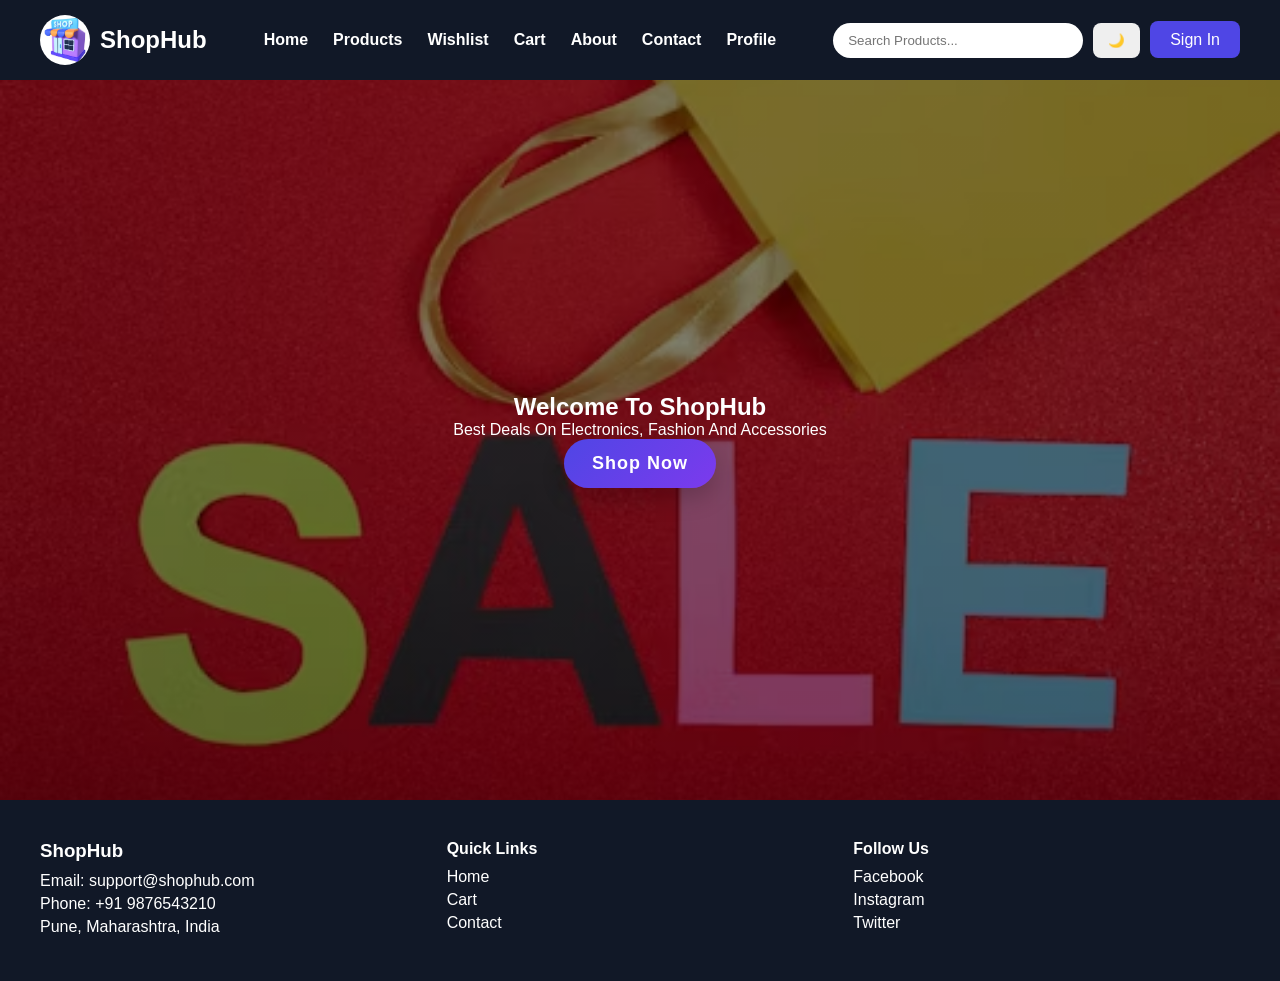
<file: index.html>
<!DOCTYPE html>
<html lang="en">
<head>
<meta charset="UTF-8">
<meta name="viewport" content="width=device-width, initial-scale=1.0">
<title>ShopHub E-Commerce</title>

<link rel="stylesheet" href="css/style.css">
<link rel="stylesheet"
href="https://cdnjs.cloudflare.com/ajax/libs/font-awesome/6.5.1/css/all.min.css">
</head>

<body>

<header>

<div class="logo">
<img src="images/logo.png" alt="">
<h2>ShopHub</h2>
</div>

<nav>
<a href="index.html">Home</a>
<a href="products.html">Products</a>
<a href="wishlist.html">Wishlist</a>
<a href="cart.html">Cart</a>
<a href="about.html">About</a>
<a href="contact.html">Contact</a>
<a href="profile.html">Profile</a>
</nav>

<div class="right-header">

<input
type="text"
id="searchInput"
placeholder="Search Products...">

<button id="themeBtn">
🌙
</button>

<div id="userSection">

<a href="login.html" class="login-btn">
Sign In
</a>

</div>

</div>

</header>

<section class="hero">

<div class="hero-content">

<h1>Welcome To ShopHub</h1>

<p>
Best Deals On Electronics,
Fashion And Accessories
</p>

<a href="products.html">

<button class="shop-btn">Shop Now</button>

</a>

</div>

</section>

<footer>

<div>
<h3>ShopHub</h3>
<p>Email: support@shophub.com</p>
<p>Phone: +91 9876543210</p>
<p>Pune, Maharashtra, India</p>
</div>

<div>
<h4>Quick Links</h4>
<p>Home</p>
<p>Cart</p>
<p>Contact</p>
</div>

<div>
<h4>Follow Us</h4>
<p>Facebook</p>
<p>Instagram</p>
<p>Twitter</p>
</div>

</footer>

<script src="js/script.js"></script>

</body>
</html>
</file>
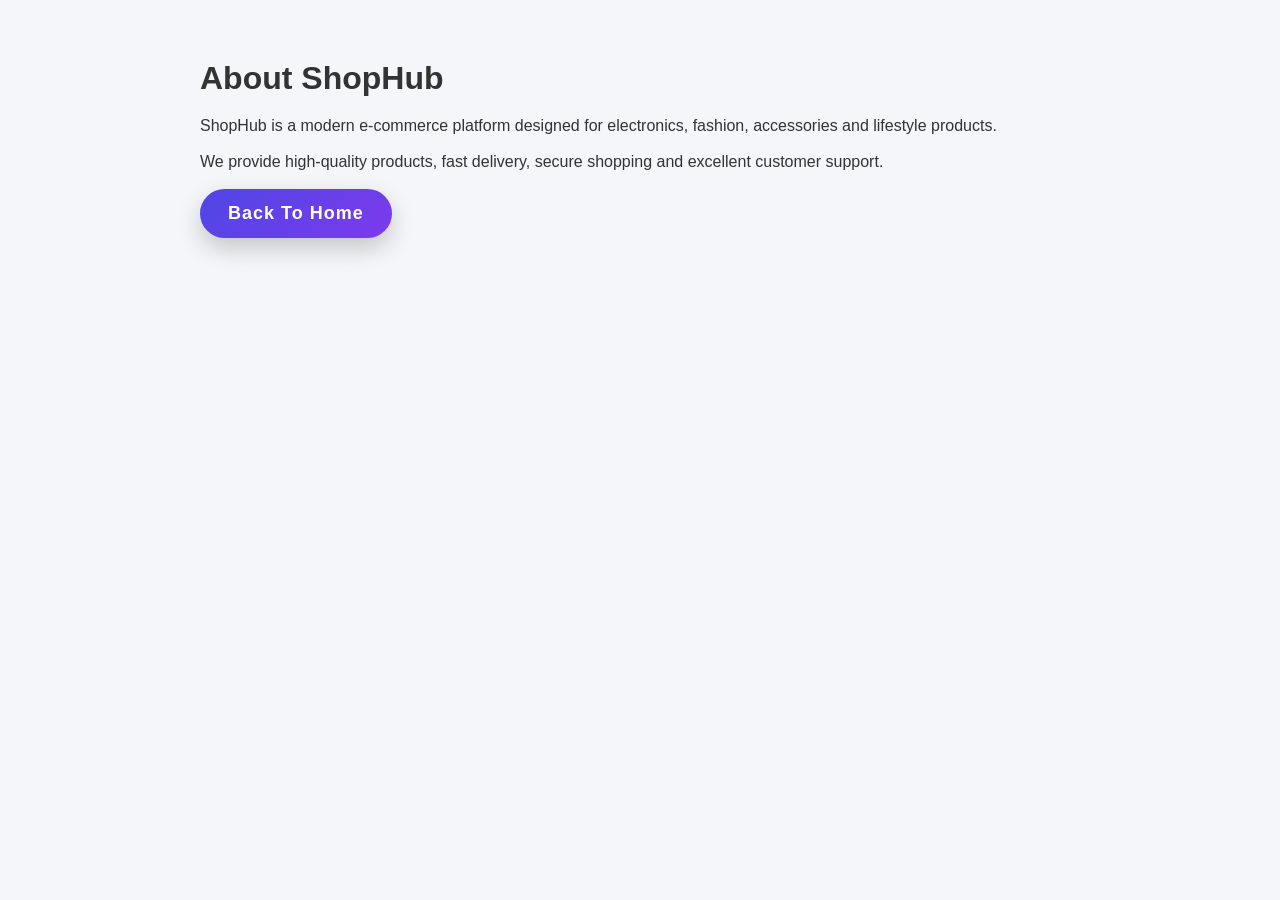
<file: about.html>
<!DOCTYPE html>
<html lang="en">
<head>
<meta charset="UTF-8">
<meta name="viewport" content="width=device-width, initial-scale=1.0">
<title>About Us</title>
<link rel="stylesheet" href="css/style.css">
</head>

<body>

<div class="page-section">

<h1>About ShopHub</h1>

<p>
ShopHub is a modern e-commerce platform designed
for electronics, fashion, accessories and lifestyle
products.
</p>

<br>

<p>
We provide high-quality products, fast delivery,
secure shopping and excellent customer support.
</p>

<br>

<a href="index.html">
<button class="shop-btn">
Back To Home
</button>
</a>

</div>

</body>
</html>
</file>
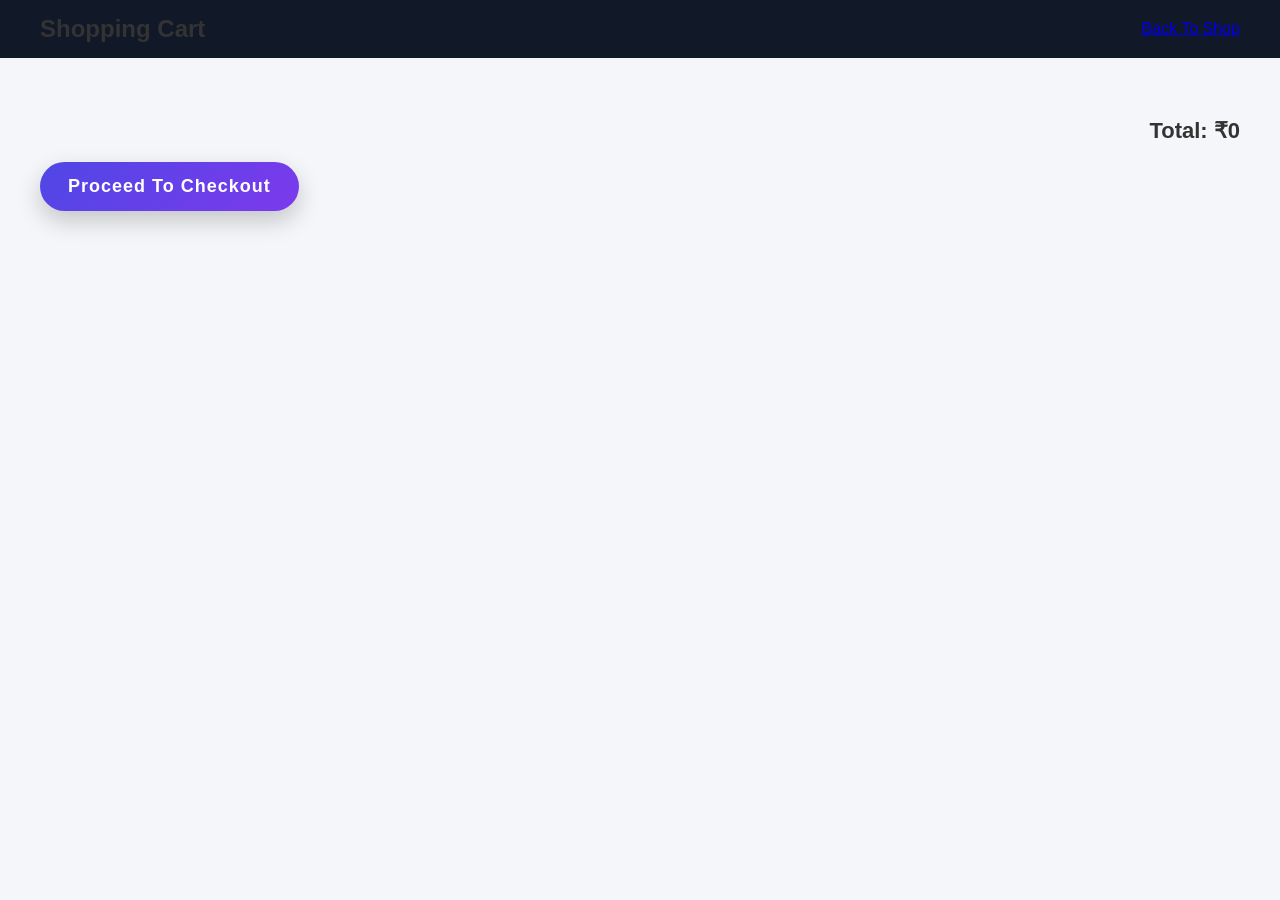
<file: cart.html>
<!DOCTYPE html>
<html lang="en">
<head>
<meta charset="UTF-8">
<meta name="viewport" content="width=device-width, initial-scale=1.0">
<title>Shopping Cart</title>
<link rel="stylesheet" href="css/style.css">
</head>

<body>

<header>
<h2>Shopping Cart</h2>
<a href="index.html">Back To Shop</a>
</header>

<div class="cart-container">

<div id="cartItems"></div>

<br>

<a href="checkout.html">
<button class="shop-btn">
Proceed To Checkout
</button>
</a>

</div>

<script src="js/script.js"></script>

</body>
</html>
</file>
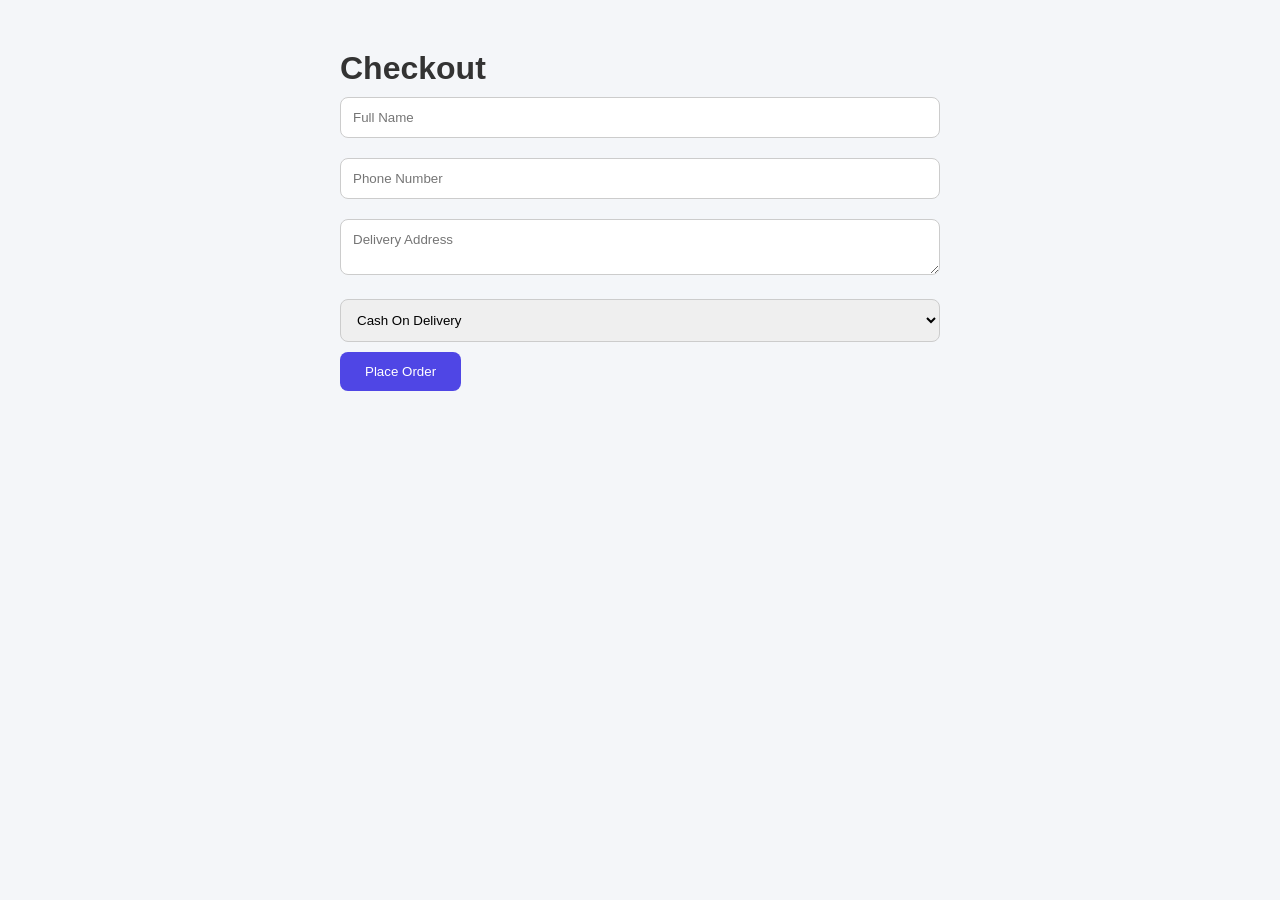
<file: checkout.html>
<!DOCTYPE html>
<html lang="en">
<head>
<meta charset="UTF-8">
<meta name="viewport" content="width=device-width, initial-scale=1.0">
<title>Checkout</title>
<link rel="stylesheet" href="css/style.css">
</head>

<body>

<div class="checkout">

<h1>Checkout</h1>

<input type="text" placeholder="Full Name">

<input type="text" placeholder="Phone Number">

<textarea placeholder="Delivery Address"></textarea>

<select>
<option>Cash On Delivery</option>
<option>UPI</option>
<option>Credit Card</option>
<option>Debit Card</option>
</select>

<button onclick="placeOrder()">
Place Order
</button>

</div>

<script src="js/script.js"></script>

</body>
</html>
</file>
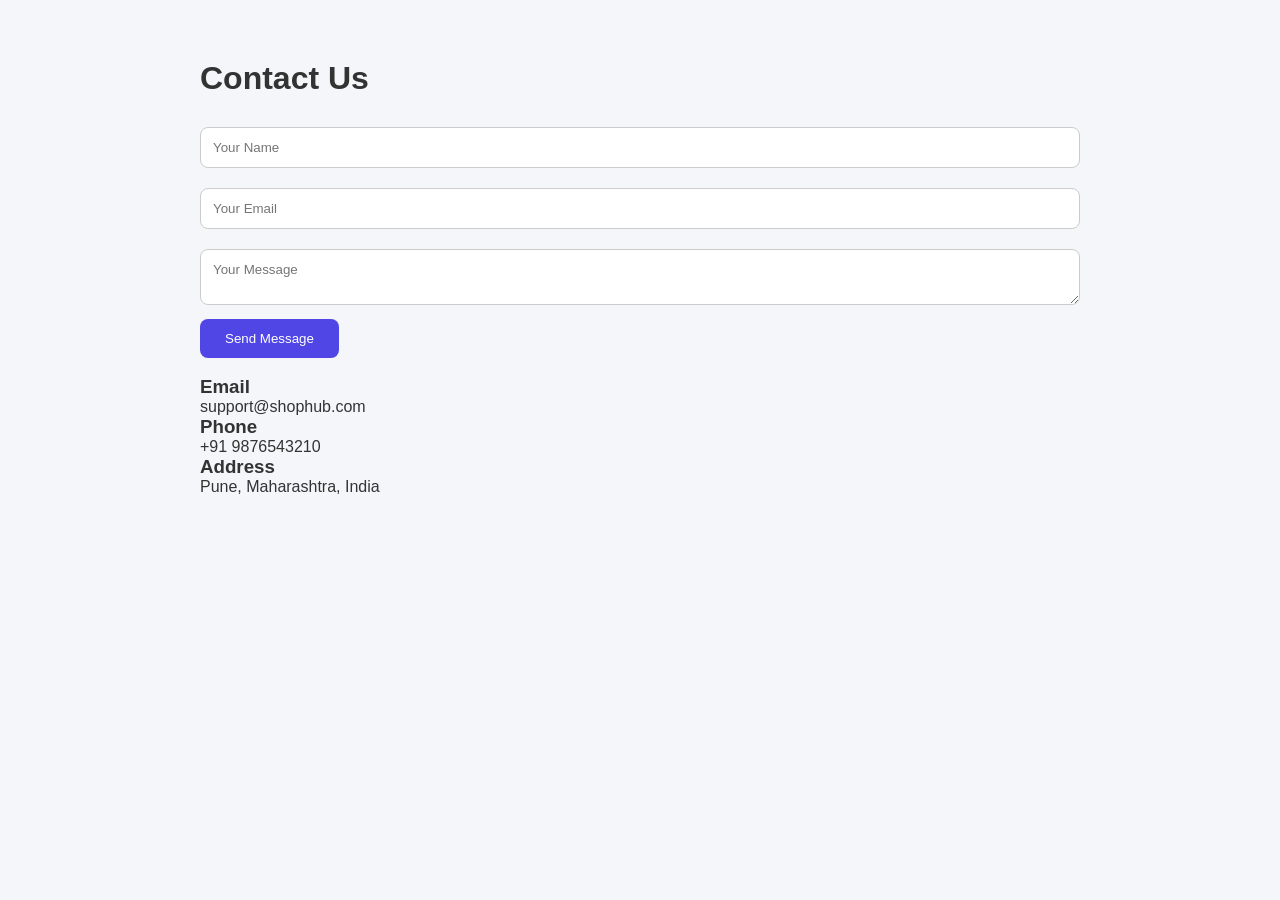
<file: contact.html>
<!DOCTYPE html>
<html lang="en">
<head>
<meta charset="UTF-8">
<meta name="viewport" content="width=device-width, initial-scale=1.0">
<title>Contact Us</title>
<link rel="stylesheet" href="css/style.css">
</head>

<body>

<div class="page-section">

<h1>Contact Us</h1>

<div class="contact-form">

<input type="text" placeholder="Your Name">

<input type="email" placeholder="Your Email">

<textarea placeholder="Your Message"></textarea>

<button onclick="sendMessage()">
Send Message
</button>

</div>

<br>

<h3>Email</h3>
<p>support@shophub.com</p>

<h3>Phone</h3>
<p>+91 9876543210</p>

<h3>Address</h3>
<p>Pune, Maharashtra, India</p>

</div>

<script src="js/script.js"></script>

</body>
</html>
</file>
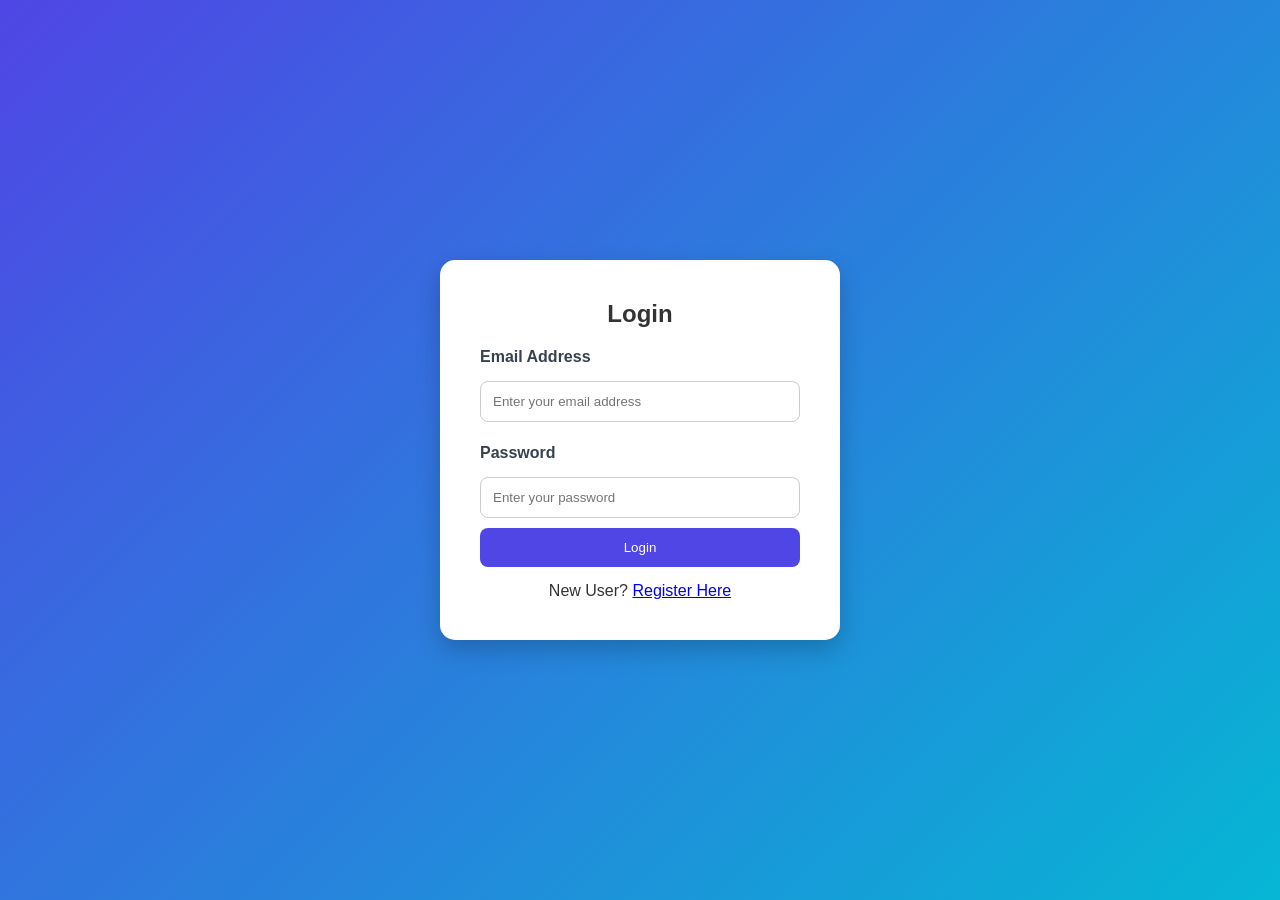
<file: login.html>
<!DOCTYPE html>
<html>

<head>

<meta charset="UTF-8">

<meta
name="viewport"
content="width=device-width, initial-scale=1.0">

<title>Login</title>

<link
rel="stylesheet"
href="css/style.css">

</head>

<body>

<div class="auth-container">

<div class="auth-box">

<h2>Login</h2>

<label for="email">
Email Address
</label>

<input
type="email"
id="email"
placeholder="Enter your email address">

<label for="password">
Password
</label>

<input
type="password"
id="password"
placeholder="Enter your password">

<button
type="button"
onclick="login()">
Login
</button>

<p>

New User?

<a href="register.html">
Register Here
</a>

</p>

</div>

</div>

<script src="js/script.js"></script>

</body>
</html>
</file>
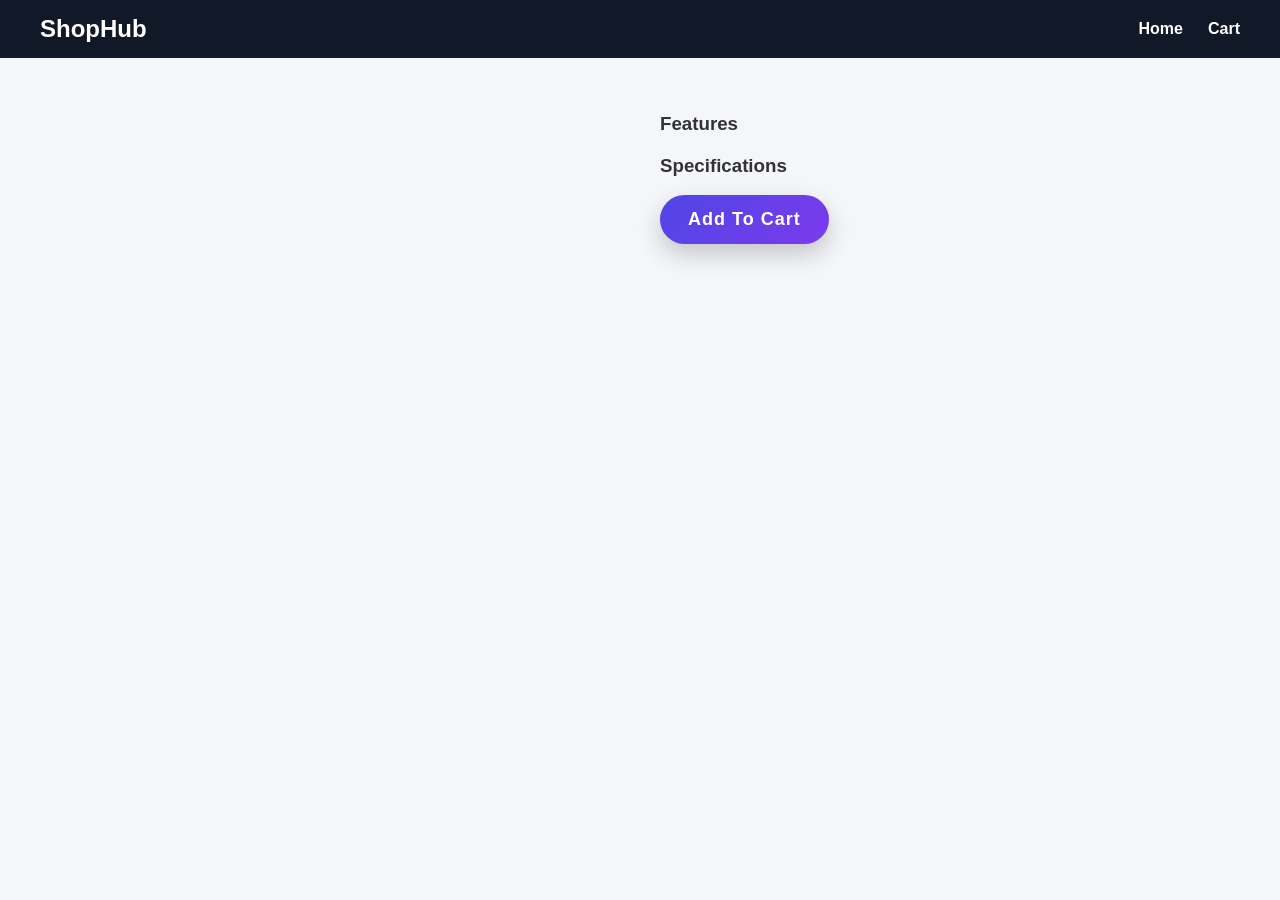
<file: product.html>
<!DOCTYPE html>
<html lang="en">

<head>

<meta charset="UTF-8">

<meta name="viewport"
content="width=device-width, initial-scale=1.0">

<title>Product Details</title>

<link rel="stylesheet"
href="css/style.css">

</head>

<body>

<header>

<div class="logo">
<h2>ShopHub</h2>
</div>

<nav>
<a href="index.html">Home</a>
<a href="cart.html">Cart</a>
</nav>

</header>

<div class="product-details">
<div class="product-image">
<img id="productImage">

</div>

<div class="product-info">
<h1 id="productName"></h1>
<h2 id="productPrice"></h2>

<h3>Features</h3>
<ul id="productFeatures"></ul>

<h3>Specifications</h3>
<div id="productSpecs"></div>

<br>

<button
id="cartBtn"
class="shop-btn">

Add To Cart

</button>

</div>

</div>

<script src="js/script.js"></script>

</body>
</html>
</file>
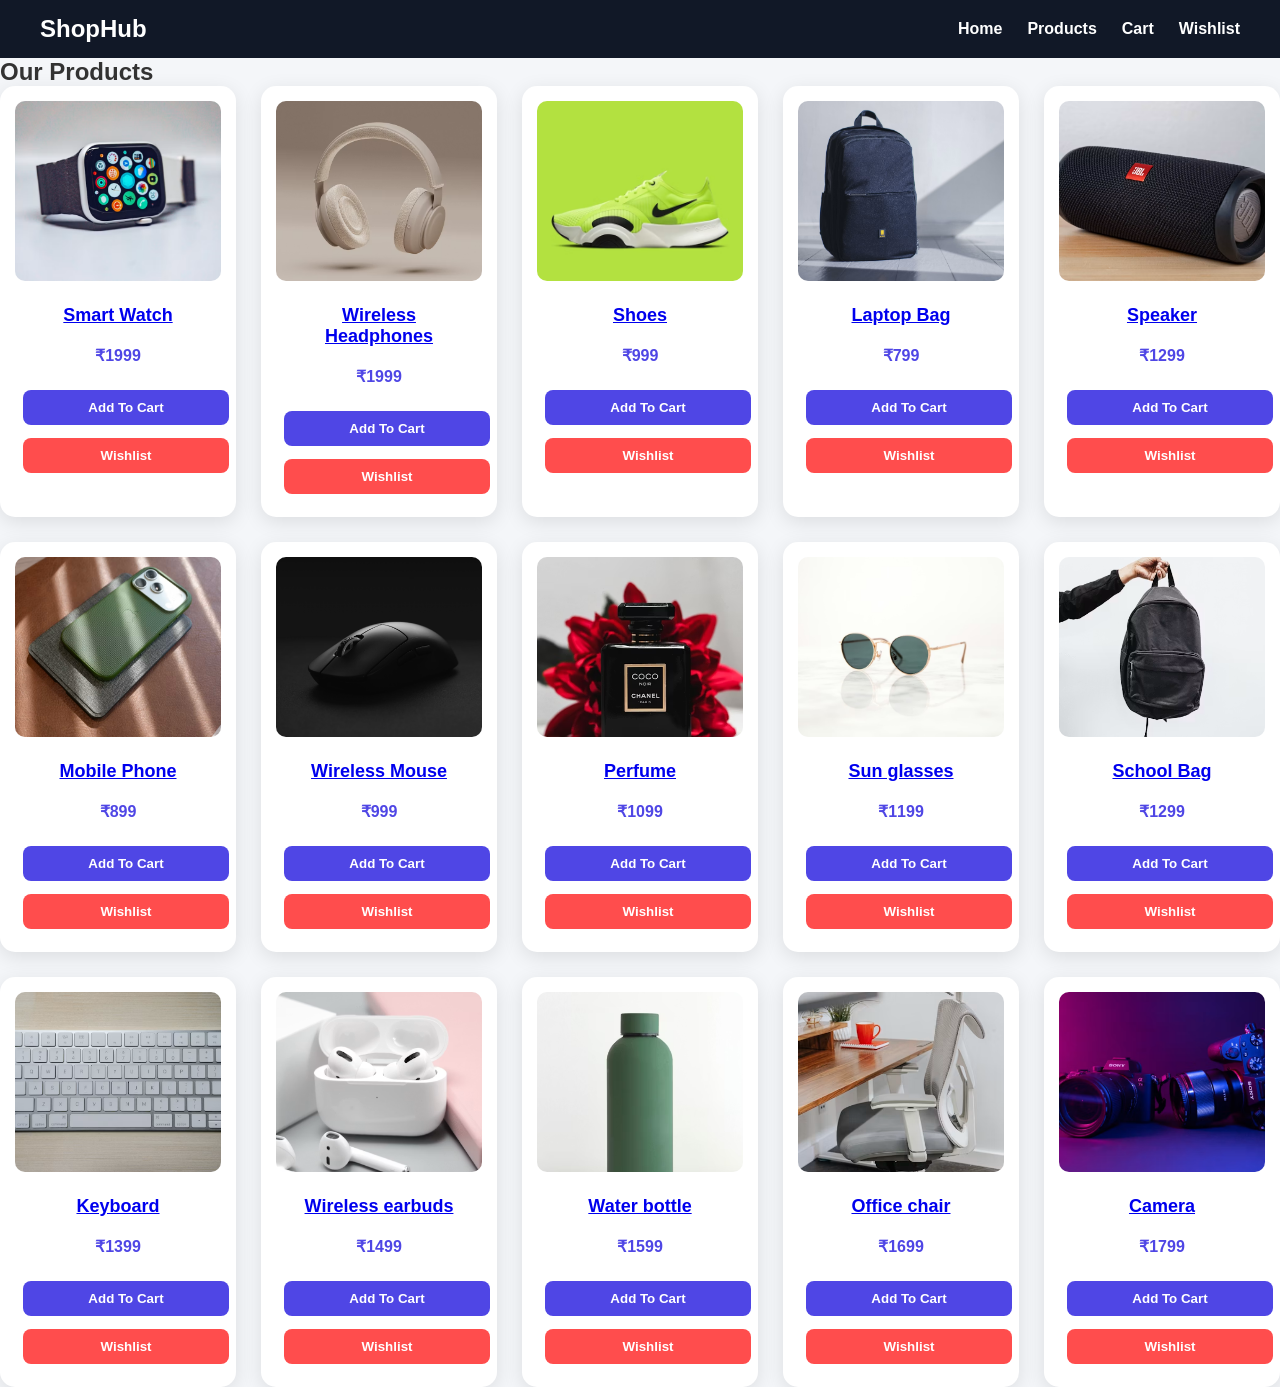
<file: products.html>
<!DOCTYPE html>
<html lang="en">
<head>
<meta charset="UTF-8">
<meta name="viewport" content="width=device-width, initial-scale=1.0">
<title>Products</title>
<link rel="stylesheet" href="css/style.css">
</head>

<body>

<header>

<div class="logo">
<h2>ShopHub</h2>
</div>

<nav>
<a href="index.html">Home</a>
<a href="products.html">Products</a>
<a href="cart.html">Cart</a>
<a href="wishlist.html">Wishlist</a>
</nav>

</header>

<section class="products-page">

<h1>Our Products</h1>

<div class="products-grid">

    <!-- Product 1 -->

<div class="card">
    <a href="product.html?id=1">
        <img src="images/product1.jpg" alt="Smart Watch">
        <h3>Smart Watch</h3>
    </a>
    <p>₹1999</p>
    <button onclick="addToCart('Smart Watch',1999,'images/product1.jpg',['Heart Rate Monitor',
    'Fitness Tracking','Water Resistant'],'AMOLED Display | Battery 7 Days')">Add To Cart</button>
    <button onclick="addToWishlist('Smart Watch',1999,'images/product1.jpg',['Heart Rate','Fitness Tracking','Water Resistant'],'AMOLED Display | 7 Day Battery')">Wishlist</button>
</div>

<!-- Product 2 -->

<div class="card">
    <a href="product.html?id=2"> 
        <img src="images/product2.jpg" alt="Wireless Headphones">
        <h3>Wireless Headphones</h3>
    </a>
    <p>₹1999</p>
    <button onclick="addToCart('Wireless Headphones',1999,'images/product2.jpg',['Bluetooth 5.0','Noise Cancellation'],['30-hour Battery Life | Quick Charge'])">Add To Cart</button>
    <button onclick="addToWishlist('Wireless Headphones',1999,'images/product2.jpg',['Bluetooth 5.0',
    'Noise Cancellation'],['30-hour Battery Life | Quick Charge'])">Wishlist</button>
</div>

<!-- Product 3 -->

<div class="card">
    <a href="product.html?id=3">
        <img src="images/product3.jpg" alt="Shoes">
        <h3>Shoes</h3>
    </a>
    <p>₹999</p>
    <button onclick="addToCart('Shoes',999,'images/product3.jpg',['Comfortable Sole','Durable Material'],['Lightweight | Breathable'])">Add To Cart</button>
    <button onclick="addToWishlist('Shoes',999,'images/product3.jpg',['Comfortable Sole',
    'Durable Material'],['Lightweight | Breathable'])">Wishlist</button>
</div>

<!-- Product 4 -->

<div class="card">
    <a href="product.html?id=4">
        <img src="images/product4.jpg" alt="Laptop Bag">
        <h3>Laptop Bag</h3>
    </a>
    <p>₹799</p>
    <button onclick="addToCart('Laptop Bag',799,'images/product4.jpg',['Lightweight','Durable'],[' spacious Compartment | Water Resistant'])">Add To Cart</button>
    <button onclick="addToWishlist('Laptop Bag',799,'images/product4.jpg',
    ['Lightweight','Durable'],
    [' spacious Compartment | Water Resistant'])">Wishlist</button>
</div>      

<!-- Product 5 -->

<div class="card">
    <a href="product.html?id=5">
        <img src="images/product5.jpg" alt="Speaker">
        <h3>Speaker</h3>
    </a>
    <p>₹1299</p>
    <button onclick="addToCart('Speaker',1299,'images/product5.jpg',['Bluetooth 5.0','360° Sound'],['10-Watt Output | Portable'])">Add To Cart</button>
    <button onclick="addToWishlist('Speaker',1299,'images/product5.jpg',
    ['Bluetooth 5.0','360° Sound'],
    ['10-Watt Output | Portable'])">Wishlist</button>
</div>

<!-- Product 6-15 -->

<div class="card">
    <a href="product.html?id=6">
        <img src="images/product6.jpg" alt="Mobile Phone">
        <h3>Mobile Phone</h3>
    </a>
    <p>₹899</p>
    <button onclick="addToCart('Mobile Phone',899,'images/product6.jpg',['5G Connectivity','128GB Storage'],['6.5-inch Display | Triple Camera'])">Add To Cart</button>
    <button onclick="addToWishlist('Mobile Phone',899,'images/product6.jpg',['5G Connectivity','128GB Storage'],
    ['6.5-inch Display | Triple Camera'])">Wishlist</button>
</div>

<div class="card">
    <a href="product.html?id=7">
        <img src="images/product7.jpg" alt="Wireless Mouse">
        <h3>Wireless Mouse</h3>
    </a>
    <p>₹999</p>
    <button onclick="addToCart('Wireless Mouse',999,'images/product7.jpg',['Ergonomic Design','Long Battery Life'],['Bluetooth 5.0 | Scroll Wheel'])">Add To Cart</button>
    <button onclick="addToWishlist(
    'Wireless Mouse',999,'images/product7.jpg',['Ergonomic Design','Long Battery Life'],
    ['Bluetooth 5.0 | Scroll Wheel'])">Wishlist</button>
</div>

<div class="card">
    <a href="product.html?id=8">
        <img src="images/product8.jpg" alt="Perfume">
        <h3>Perfume</h3>
    </a>
    <p>₹1099</p>
    <button onclick="addToCart('Perfume',1099,'images/product8.jpg',['Fragrance','Long Lasting'],['100ml | For All Seasons'])">Add To Cart</button>
    <button onclick="addToWishlist('Perfume',1099,'images/product8.jpg',['Fragrance','Long Lasting'],
    ['100ml | For All Seasons'])">Wishlist</button>
</div>

<div class="card">
    <a href="product.html?id=9">
        <img src="images/product9.jpg" alt="Sun glasses">
        <h3>Sun glasses</h3>
    </a>
    <p>₹1199</p>
    <button onclick="addToCart('Sun glasses',1199,'images/product9.jpg',['UV Protection','Stylish Design'],['Polarized Lenses | Lightweight'])">Add To Cart</button>
    <button onclick="addToWishlist('Sun glasses',1199,'images/product9.jpg',['UV Protection','Stylish Design'],
    ['Polarized Lenses | Lightweight'])">Wishlist</button>
</div>

<div class="card">
    <a href="product.html?id=10">
        <img src="images/product10.jpg" alt="School Bag">
        <h3>School Bag</h3>
    </a>
    <p>₹1299</p>
    <button onclick="addToCart('School Bag',1299,'images/product10.jpg',['Durable','Spacious'],['Water Resistant | Multiple Compartments'])">Add To Cart</button>
    <button onclick="addToWishlist('School Bag',1299,'images/product10.jpg',['Durable','Spacious'],
    ['Water Resistant | Multiple Compartments'])">Wishlist</button>
</div>

<div class="card">
    <a href="product.html?id=11">
        <img src="images/product11.jpg" alt="Keyboard">
        <h3>Keyboard</h3>
    </a>
    <p>₹1399</p>
    <button onclick="addToCart('Keyboard',1399,'images/product11.jpg',['Mechanical Keys','Backlit'],['RGB Lighting | Programmable Keys'])">Add To Cart</button>
    <button onclick="addToWishlist('Keyboard',1399,'images/product11.jpg',['Mechanical Keys','Backlit'],
    ['RGB Lighting | Programmable Keys'])">Wishlist</button>
</div>

<div class="card">
    <a href="product.html?id=12">
        <img src="images/product12.jpg" alt="Wireless earbuds">
        <h3>Wireless earbuds</h3>
    </a>
    <p>₹1499</p>
    <button onclick="addToCart('Wireless earbuds',1499,'images/product12.jpg',['True Wireless','Long Battery Life'],['Bluetooth 5.0 | IPX7 Waterproof'])">Add To Cart</button>
    <button onclick="addToWishlist('Wireless earbuds',1499,'images/product12.jpg',['True Wireless','Long Battery Life'],
    ['Bluetooth 5.0 | IPX7 Waterproof'])">Wishlist</button>
</div>

<div class="card">
    <a href="product.html?id=13">
        <img src="images/product13.jpg" alt="Water bottle">
        <h3>Water bottle</h3>
    </a>
    <p>₹1599</p>
    <button onclick="addToCart('Water Bottle',1599,'images/product13.jpg',['BPA Free','Durable'],['1000ml | Leak Proof'])">Add To Cart</button>
    <button onclick="addToWishlist('Water Bottle',1599,'images/product13.jpg',['BPA Free','Durable'],
    ['1000ml | Leak Proof'])">Wishlist</button>
</div>

<div class="card">
    <a href="product.html?id=14">
        <img src="images/product14.jpg" alt="Office chair">
        <h3>Office chair</h3>
    </a>
    <p>₹1699</p>
    <button onclick="addToCart('Office chair',1699,'images/product14.jpg',['Ergonomic Design','Durable'],['Adjustable Height | Padded Seat'])">Add To Cart</button>
    <button onclick="addToWishlist('Office chair',1699,'images/product14.jpg',['Ergonomic Design','Durable'],
    ['Adjustable Height | Padded Seat'])">Wishlist</button>
</div>

<div class="card">
    <a href="product.html?id=15">
        <img src="images/product15.jpg" alt="Camera">
        <h3>Camera</h3>
    </a>
    <p>₹1799</p>
    <button onclick="addToCart('Camera',1799,'images/product15.jpg',['High Resolution','Image Stabilization'],['4K Video | Wi-Fi Connectivity'])">Add To Cart</button>
    <button onclick="addToWishlist('Camera',1799,'images/product15.jpg',['High Resolution','Image Stabilization'],
    ['4K Video | Wi-Fi Connectivity'])">Wishlist</button>
</div>

</div>

</section>

<script src="js/script.js"></script>

</body>
</html>
</file>
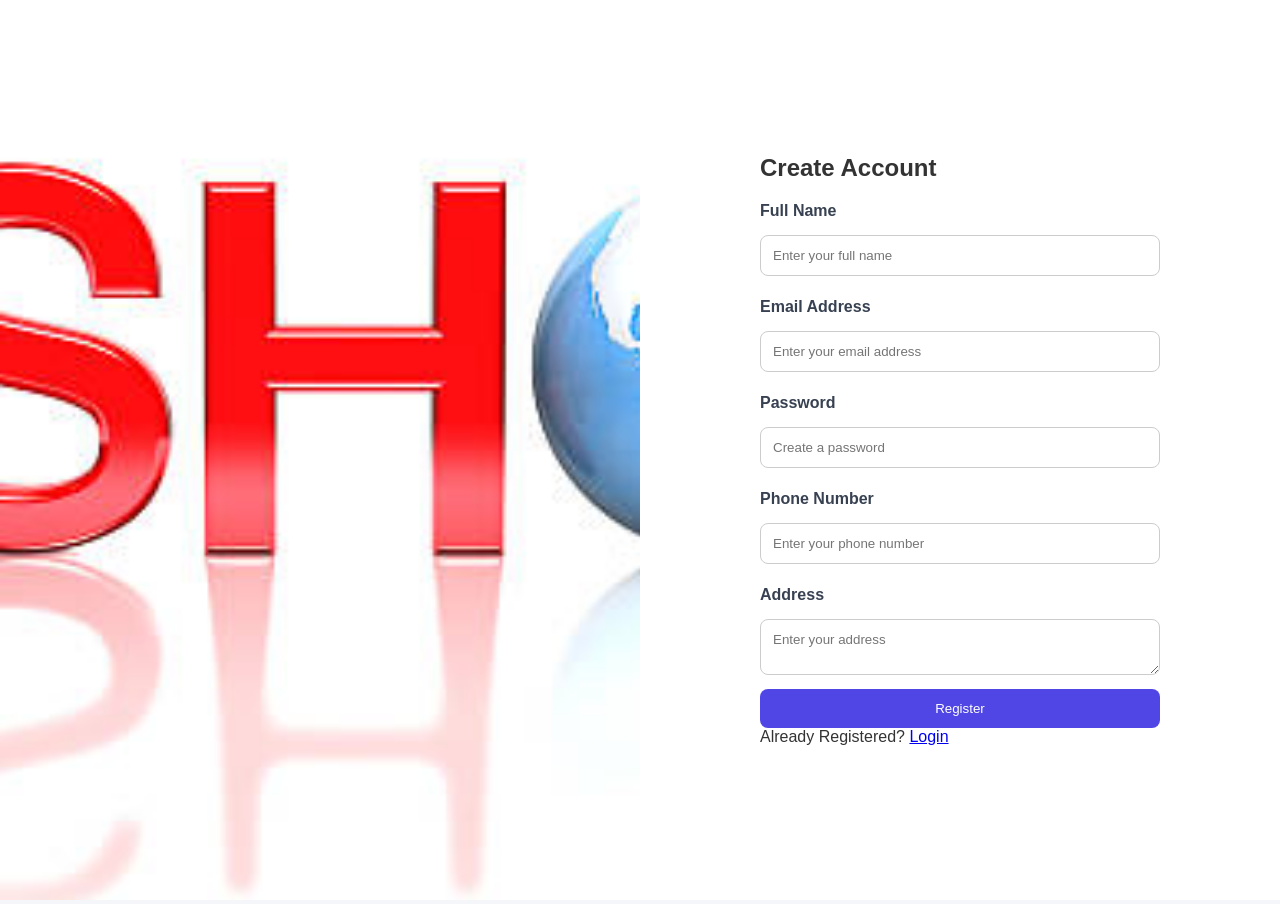
<file: register.html>
<!DOCTYPE html>
<html lang="en">
<head>
<meta charset="UTF-8">
<meta name="viewport" content="width=device-width, initial-scale=1.0">
<title>Register</title>
<link rel="stylesheet" href="css/style.css">
</head>

<body>

<div class="register-container">

<div class="left-side">
<img src="images/banner.jpg" alt="Register">
</div>

<div class="right-side">

<div class="register-form">

<h2>Create Account</h2>

<label for="name">
Full Name
</label>

<input
type="text"
id="name"
placeholder="Enter your full name">

<label for="regEmail">
Email Address
</label>

<input
type="email"
id="regEmail"
placeholder="Enter your email address">

<label for="regPassword">
Password
</label>

<input
type="password"
id="regPassword"
placeholder="Create a password">

<label for="phone">
Phone Number
</label>

<input
type="text"
id="phone"
placeholder="Enter your phone number">

<label for="address">
Address
</label>

<textarea
id="address"
placeholder="Enter your address"></textarea>

<button
type="button"
onclick="register()">
Register
</button>

<p>
Already Registered?
<a href="login.html">Login</a>
</p>

</div>

</div>

</div>

<script src="js/script.js"></script>

</body>
</html>
</file>
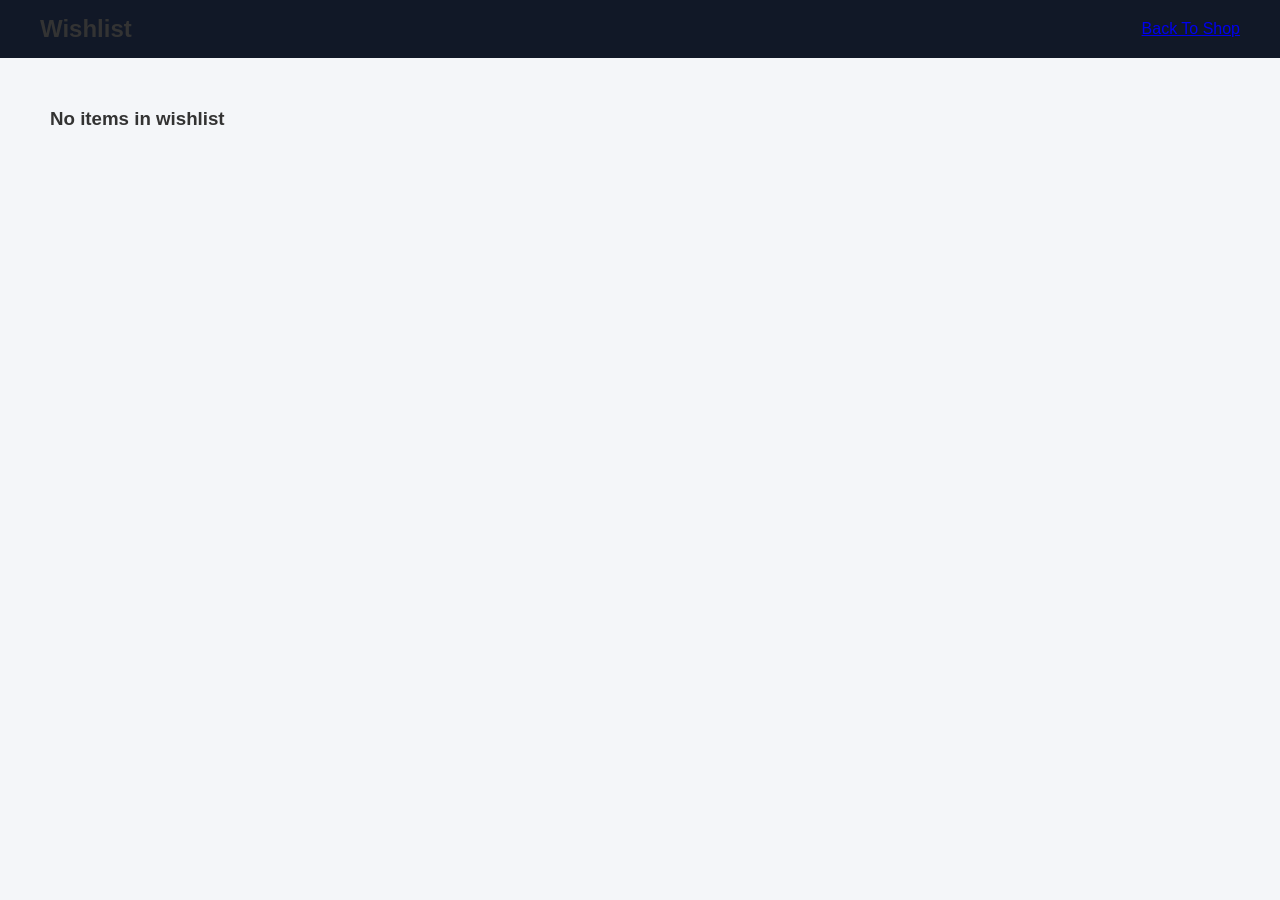
<file: wishlist.html>
<!DOCTYPE html>
<html lang="en">
<head>
<meta charset="UTF-8">
<meta name="viewport" content="width=device-width, initial-scale=1.0">
<title>Wishlist</title>
<link rel="stylesheet" href="css/style.css">
</head>

<body>

<header>
<h2>Wishlist</h2>
<a href="index.html">Back To Shop</a>
</header>

<div class="products">

<div id="wishlistItems"></div>

</div>

<script src="js/script.js"></script>

</body>
</html>
</file>
<file: css/style.css>
/* =========================
   GLOBAL
========================= */

*{
margin:0;
padding:0;
box-sizing:border-box;
font-family:'Segoe UI',sans-serif;
scroll-behavior:smooth;
}

body{
background:#f4f6f9;
color:#333;
transition:0.3s;
}

/* =========================
   HEADER
========================= */

header{
display:flex;
justify-content:space-between;
align-items:center;
padding:15px 40px;
background:#111827;
position:sticky;
top:0;
z-index:1000;
}

.logo{
display:flex;
align-items:center;
gap:10px;
}

.logo img{
width:50px;
height:50px;
border-radius:50%;
}

.logo h2{
color:white;
}

nav{
display:flex;
gap:25px;
}

nav a{
text-decoration:none;
color:white;
font-weight:600;
transition:0.3s;
}

nav a:hover{
color:#06b6d4;
}

.right-header{
display:flex;
align-items:center;
gap:10px;
}

.right-header input{
padding:10px 15px;
border:none;
border-radius:25px;
width:250px;
outline:none;
}

.login-btn{
background:#4f46e5;
padding:10px 20px;
color:white;
text-decoration:none;
border-radius:8px;
}

#themeBtn{
padding:10px 15px;
border:none;
border-radius:8px;
cursor:pointer;
}

/* =========================
   HERO SECTION
========================= */

.hero{
    height:80vh;

    background:
    linear-gradient(
        rgba(0,0,0,0.5),
        rgba(0,0,0,0.5)
    ),
    url("../images/home-bg.jpg");

    background-size:cover;
    background-position:center;
    background-repeat:no-repeat;

    display:flex;
    justify-content:center;
    align-items:center;

    color:white;
    text-align:center;
}

/* =========================
   PRODUCTS
========================= */

.products{
padding:50px;
display:grid;
grid-template-columns:
repeat(auto-fit,minmax(250px,1fr));
gap:25px;
}

.card{
background:white;
border-radius:15px;
overflow:hidden;
box-shadow:
0 5px 15px rgba(0,0,0,.1);
transition:.3s;
}

.card:hover{
transform:translateY(-10px);
}

.card img{
width:100%;
height:220px;
object-fit:cover;
}

.card h3{
padding:10px;
}

.card p{
padding:0 10px 10px;
font-weight:bold;
color:#4f46e5;
}

.card button{
margin:8px;
padding:10px 15px;
border:none;
cursor:pointer;
border-radius:8px;
background:#4f46e5;
color:white;
}

.card button:hover{
background:#06b6d4;
}

/* =========================
   LOGIN PAGE
========================= */

.auth-container{
height:100vh;
display:flex;
justify-content:center;
align-items:center;
background:
linear-gradient(
135deg,
#4f46e5,
#06b6d4
);
}

.auth-box{
background:white;
padding:40px;
width:400px;
border-radius:15px;
box-shadow:
0 10px 25px rgba(0,0,0,.2);
}

.auth-box h2{
text-align:center;
margin-bottom:20px;
}

.auth-box input{
width:100%;
padding:12px;
margin:10px 0;
border:1px solid #ccc;
border-radius:8px;
}

.auth-box button{
width:100%;
padding:12px;
background:#4f46e5;
color:white;
border:none;
border-radius:8px;
cursor:pointer;
}

.auth-box p{
text-align:center;
margin-top:15px;
}

/* =========================
   REGISTER PAGE
========================= */

.register-container{
display:flex;
height:100vh;
}

.left-side{
width:50%;
}

.left-side img{
width:100%;
height:100%;
object-fit:cover;
}

.right-side{
width:50%;
display:flex;
justify-content:center;
align-items:center;
background:white;
}

.register-form{
width:400px;
}

.register-form h2{
margin-bottom:20px;
}

.register-form input,
.register-form textarea{
width:100%;
padding:12px;
margin:10px 0;
border:1px solid #ccc;
border-radius:8px;
}

.register-form button{
width:100%;
padding:12px;
background:#4f46e5;
color:white;
border:none;
border-radius:8px;
cursor:pointer;
}

/* =========================
   CART
========================= */

.cart-container{
padding:40px;
}

.cart-item{
display:flex;
justify-content:space-between;
align-items:center;
background:white;
padding:20px;
margin-bottom:15px;
border-radius:10px;
box-shadow:
0 3px 10px rgba(0,0,0,.1);
}

.qty-btn{
padding:8px 12px;
border:none;
background:#4f46e5;
color:white;
cursor:pointer;
border-radius:5px;
}

.total-box{
margin-top:30px;
text-align:right;
font-size:24px;
font-weight:bold;
}

/* =========================
   CHECKOUT
========================= */

.checkout{
padding:50px;
max-width:700px;
margin:auto;
}

.checkout input,
.checkout textarea,
.checkout select{
width:100%;
padding:12px;
margin:10px 0;
border:1px solid #ccc;
border-radius:8px;
}

.checkout button{
padding:12px 25px;
background:#4f46e5;
color:white;
border:none;
border-radius:8px;
cursor:pointer;
}

/* =========================
   PROFILE
========================= */

.profile{
padding:50px;
max-width:700px;
margin:auto;
}

.profile-card{
background:white;
padding:30px;
border-radius:15px;
box-shadow:
0 5px 15px rgba(0,0,0,.1);
}

.profile-card h2{
margin-bottom:15px;
}

/* =========================
   ABOUT & CONTACT
========================= */

.page-section{
padding:60px;
max-width:1000px;
margin:auto;
}

.page-section h1{
margin-bottom:20px;
}

.contact-form input,
.contact-form textarea{
width:100%;
padding:12px;
margin:10px 0;
border:1px solid #ccc;
border-radius:8px;
}

.contact-form button{
padding:12px 25px;
background:#4f46e5;
color:white;
border:none;
border-radius:8px;
}

/* =========================
   FOOTER
========================= */

footer{
background:#111827;
color:white;
padding:40px;
display:grid;
grid-template-columns:
repeat(auto-fit,minmax(250px,1fr));
gap:20px;
}

footer h3,
footer h4{
margin-bottom:10px;
}

footer p{
margin:5px 0;
}

/* =========================
   DARK MODE
========================= */

.dark{
background:#111827;
color:white;
}

.dark .card{
background:#1f2937;
color:white;
}

.dark .auth-box,
.dark .register-form,
.dark .profile-card,
.dark .cart-item{
background:#1f2937;
color:white;
}

.dark input,
.dark textarea,
.dark select{
background:#374151;
color:white;
border:none;
}

/* =========================
   RESPONSIVE
========================= */

@media(max-width:900px){

header{
flex-direction:column;
gap:15px;
}

nav{
flex-wrap:wrap;
justify-content:center;
}

.register-container{
flex-direction:column;
}

.left-side,
.right-side{
width:100%;
height:auto;
}

.hero h1{
font-size:35px;
}

.hero p{
font-size:18px;
}

.right-header input{
width:180px;
}
}

@media(max-width:600px){

.products{
padding:20px;
}

.hero{
height:350px;
}

.hero h1{
font-size:28px;
}

.hero p{
font-size:16px;
}

.card img{
height:180px;
}
}

/* ==========================
   ACCOUNT DROPDOWN
========================== */

.account-menu{
position:relative;
display:inline-block;
}

.account-btn{
background:#4f46e5;
color:white;
padding:10px 15px;
border-radius:8px;
cursor:pointer;
font-weight:600;
text-decoration:none;
display:flex;
align-items:center;
gap:8px;
}

.dropdown-content{
display:none;
position:absolute;
right:0;
top:45px;
background:white;
min-width:180px;
border-radius:10px;
box-shadow:0 5px 15px rgba(0,0,0,.2);
overflow:hidden;
z-index:1000;
}

.dropdown-content a{
display:block;
padding:12px;
text-decoration:none;
color:#333;
font-weight:500;
}

.dropdown-content a:hover{
background:#f1f5f9;
}

.account-menu:hover .dropdown-content{
display:block;
}

.dark .dropdown-content{
background:#1f2937;
}

.dark .dropdown-content a{
color:white;
}

.dark .dropdown-content a:hover{
background:#374151;
}

/* ==========================
   PROFILE PAGE
========================== */

.profile-page{
min-height:100vh;
display:flex;
justify-content:center;
align-items:center;
padding:40px;
background:
linear-gradient(
135deg,
#4f46e5,
#06b6d4
);
}

.profile-card{
width:100%;
max-width:550px;
background:white;
padding:40px;
border-radius:20px;
box-shadow:
0 15px 35px rgba(0,0,0,.2);
text-align:center;
}

.profile-header{
margin-bottom:30px;
}

.profile-avatar{
width:120px;
height:120px;
margin:auto;
border-radius:50%;
background:#4f46e5;
display:flex;
justify-content:center;
align-items:center;
font-size:55px;
color:white;
margin-bottom:15px;
}

.profile-header h2{
font-size:30px;
margin-bottom:10px;
}

.profile-header p{
color:gray;
}

.profile-info{
text-align:left;
margin-top:20px;
}

.profile-row{
display:flex;
justify-content:space-between;
padding:15px;
border-bottom:1px solid #ddd;
}

.profile-label{
font-weight:bold;
color:#4f46e5;
}

.profile-buttons{
margin-top:30px;
display:flex;
justify-content:center;
gap:15px;
flex-wrap:wrap;
}

.profile-btn{
padding:12px 25px;
border:none;
border-radius:8px;
background:#06b6d4;
color:white;
cursor:pointer;
font-size:16px;
}

.logout-btn{
padding:12px 25px;
border:none;
border-radius:8px;
background:#ef4444;
color:white;
cursor:pointer;
font-size:16px;
}

.profile-btn:hover,
.logout-btn:hover{
opacity:.9;
}

.dark .profile-card{
background:#1f2937;
color:white;
}

.dark .profile-row{
border-color:#374151;
}

.dark .profile-label{
color:#06b6d4;
}

/* ==========================
   PROFILE FORM
========================== */

#profileForm{
display:flex;
flex-direction:column;
gap:15px;
margin-top:20px;
}

#profileForm input,
#profileForm textarea{
padding:12px;
border:1px solid #ccc;
border-radius:8px;
font-size:16px;
width:100%;
}

#profileForm textarea{
height:120px;
resize:none;
}

/* PROFILE IMAGE */

.profile-image-section{
text-align:center;
margin-bottom:20px;
}

.profile-image-section img{
width:140px;
height:140px;
border-radius:50%;
object-fit:cover;
border:4px solid #4f46e5;
}

.profile-image-section input{
margin-top:10px;
}

/* ==========================
   PROFILE PHOTO
========================== */

.profile-image-section{
text-align:center;
margin-bottom:20px;
}

.profile-image-section img{
width:150px;
height:150px;
border-radius:50%;
object-fit:cover;
border:4px solid #4f46e5;
box-shadow:0 5px 15px rgba(0,0,0,.2);
}

.profile-image-section input{
margin-top:10px;
}

label{
display:block;
font-weight:600;
margin-top:12px;
margin-bottom:5px;
color:#374151;
}

.dark label{
color:white;
}

/* ==========================
   COMPACT PROFILE FORM
========================== */

#profileForm{
width:100%;
margin-top:20px;
}

.profile-field{
display:flex;
align-items:center;
gap:15px;
margin-bottom:15px;
}

.profile-field label{
width:120px;
font-weight:600;
color:#4f46e5;
}

.profile-field input{
flex:1;
padding:10px 15px;
border:1px solid #d1d5db;
border-radius:8px;
outline:none;
}

.profile-btn{
width:100%;
padding:12px;
margin-top:10px;
background:#4f46e5;
color:white;
border:none;
border-radius:10px;
cursor:pointer;
font-size:16px;
font-weight:600;
}

.profile-btn:hover{
background:#4338ca;
}

/* PRODUCT DETAILS */

.product-details{
display:flex;
gap:50px;
padding:50px;
flex-wrap:wrap;
}

.product-image{
flex:1;
min-width:300px;
}

.product-image img{
width:100%;
max-width:500px;
border-radius:15px;
}

.product-info{
flex:1;
min-width:300px;
}

.product-info h1{
margin-bottom:15px;
}

.product-info h2{
color:#4f46e5;
margin-bottom:20px;
}

.product-info ul{
padding-left:20px;
margin-bottom:20px;
}

.product-info li{
margin-bottom:8px;
}

.product-details{
display:flex;
gap:40px;
padding:40px;
flex-wrap:wrap;
}

.product-image{
flex:1;
min-width:300px;
}

.product-image img{
width:100%;
max-width:450px;
border-radius:15px;
}

.product-info{
flex:1;
min-width:300px;
}

.product-info h2{
color:#4f46e5;
margin:15px 0;
}

/* =========================
   SHOP BUTTON STYLING
========================= */

.shop-btn{
    background: linear-gradient(135deg, #4f46e5, #7c3aed);
    color: white;

    padding: 14px 28px;
    font-size: 18px;
    font-weight: 600;

    border: none;
    border-radius: 50px;

    cursor: pointer;

    box-shadow: 0 10px 25px rgba(0,0,0,0.2);

    transition: all 0.3s ease;
    letter-spacing: 1px;
}

.shop-btn:hover{
    transform: translateY(-4px);
    box-shadow: 0 15px 30px rgba(0,0,0,0.3);
    background: linear-gradient(135deg, #7c3aed, #4f46e5);
}

.shop-btn:active{
    transform: scale(0.95);
}

/* =========================
   CART PAGE DESIGN
========================= */

.cart-card{
    display:flex;
    gap:20px;

    background:#fff;
    padding:15px;
    margin:15px 0;

    border-radius:15px;

    box-shadow:0 5px 20px rgba(0,0,0,0.1);

    align-items:center;
}

.cart-img img{
    width:120px;
    height:120px;
    object-fit:cover;

    border-radius:10px;
}

.cart-info h2{
    margin:0;
    font-size:20px;
}

.price{
    color:#4f46e5;
    font-weight:bold;
    margin:5px 0;
}

.qty-box{
    display:flex;
    align-items:center;
    gap:10px;
    margin-top:10px;
}

.qty-box button{
    padding:5px 10px;
    border:none;
    background:#4f46e5;
    color:white;
    border-radius:5px;
    cursor:pointer;
}

.remove-btn{
    margin-top:10px;
    background:red;
    color:white;
    border:none;
    padding:6px 12px;
    border-radius:6px;
    cursor:pointer;
}

.cart-total{
    font-size:22px;
    font-weight:bold;
    margin-top:20px;
    text-align:right;
}

/* =========================
   PRODUCTS PAGE UI FIX
========================= */

.products-section{
    padding:40px;
    background:#f5f7fb;
    min-height:100vh;
}

.page-title{
    text-align:center;
    font-size:32px;
    margin-bottom:30px;
    color:#111;
}

/* GRID LAYOUT */
.products-grid{
    display:grid;
    grid-template-columns:repeat(auto-fit, minmax(220px, 1fr));
    gap:25px;
}

/* PRODUCT CARD */
.card{
    background:white;
    border-radius:15px;
    padding:15px;
    box-shadow:0 5px 20px rgba(0,0,0,0.1);
    transition:0.3s ease;
    text-align:center;
}

.card:hover{
    transform:translateY(-8px);
    box-shadow:0 10px 30px rgba(0,0,0,0.2);
}

/* PRODUCT IMAGE */
.card img{
    width:100%;
    height:180px;
    object-fit:cover;
    border-radius:10px;
}

/* TITLE */
.card h3{
    margin:10px 0;
    font-size:18px;
}

/* PRICE */
.card p{
    color:#4f46e5;
    font-weight:bold;
    margin-bottom:10px;
}

/* BUTTONS */
.card button{
    width:100%;
    padding:10px;
    margin-top:5px;
    border:none;
    border-radius:8px;
    cursor:pointer;
    font-weight:bold;
}

/* ADD TO CART */
.card button:first-of-type{
    background:#4f46e5;
    color:white;
}

/* WISHLIST */
.card button:last-of-type{
    background:#ff4d4d;
    color:white;
}

/* =========================
   CART PAGE IMPROVED UI
========================= */

.cart-card{
    display:flex;
    gap:20px;
    background:white;
    padding:15px;
    margin:15px 0;
    border-radius:15px;
    box-shadow:0 5px 20px rgba(0,0,0,0.1);
}

.cart-img img{
    width:140px;
    height:140px;
    object-fit:cover;
    border-radius:10px;
}

.cart-info{
    flex:1;
}

.cart-info h2{
    margin:0;
}

.price{
    color:#4f46e5;
    font-weight:bold;
    margin:5px 0;
}

.specs{
    font-size:14px;
    color:#444;
    margin:8px 0;
}

.features{
    padding-left:18px;
    margin:10px 0;
}

.features li{
    font-size:13px;
    color:#555;
}

.qty-box{
    display:flex;
    gap:10px;
    align-items:center;
    margin:10px 0;
}

.qty-box button{
    padding:5px 10px;
    border:none;
    background:#4f46e5;
    color:white;
    border-radius:5px;
    cursor:pointer;
}

.buy-btn{
    background:green;
    color:white;
    border:none;
    padding:10px 15px;
    border-radius:8px;
    margin-right:10px;
    cursor:pointer;
}

.remove-btn{
    background:red;
    color:white;
    border:none;
    padding:10px 15px;
    border-radius:8px;
    cursor:pointer;
}

.cart-total{
    font-size:22px;
    font-weight:bold;
    text-align:right;
    margin-top:20px;
}

/* =========================
   WISHLIST UI
========================= */

.wish-card{
    display:flex;
    gap:20px;
    background:white;
    padding:15px;
    margin:15px 0;
    border-radius:15px;
    box-shadow:0 5px 20px rgba(0,0,0,0.1);
}

.wish-img{
    width:140px;
    height:140px;
    object-fit:cover;
    border-radius:10px;
}

.wish-info{
    flex:1;
}

.wish-info h2{
    margin:0;
}

.price{
    color:#4f46e5;
    font-weight:bold;
}

.specs{
    font-size:14px;
    color:#555;
}

.wish-info ul{
    padding-left:18px;
}

.cart-btn{
    background:#4f46e5;
    color:white;
    border:none;
    padding:8px 12px;
    margin-right:10px;
    border-radius:6px;
    cursor:pointer;
}

.remove-btn{
    background:red;
    color:white;
    border:none;
    padding:8px 12px;
    border-radius:6px;
    cursor:pointer;
}
</file>
